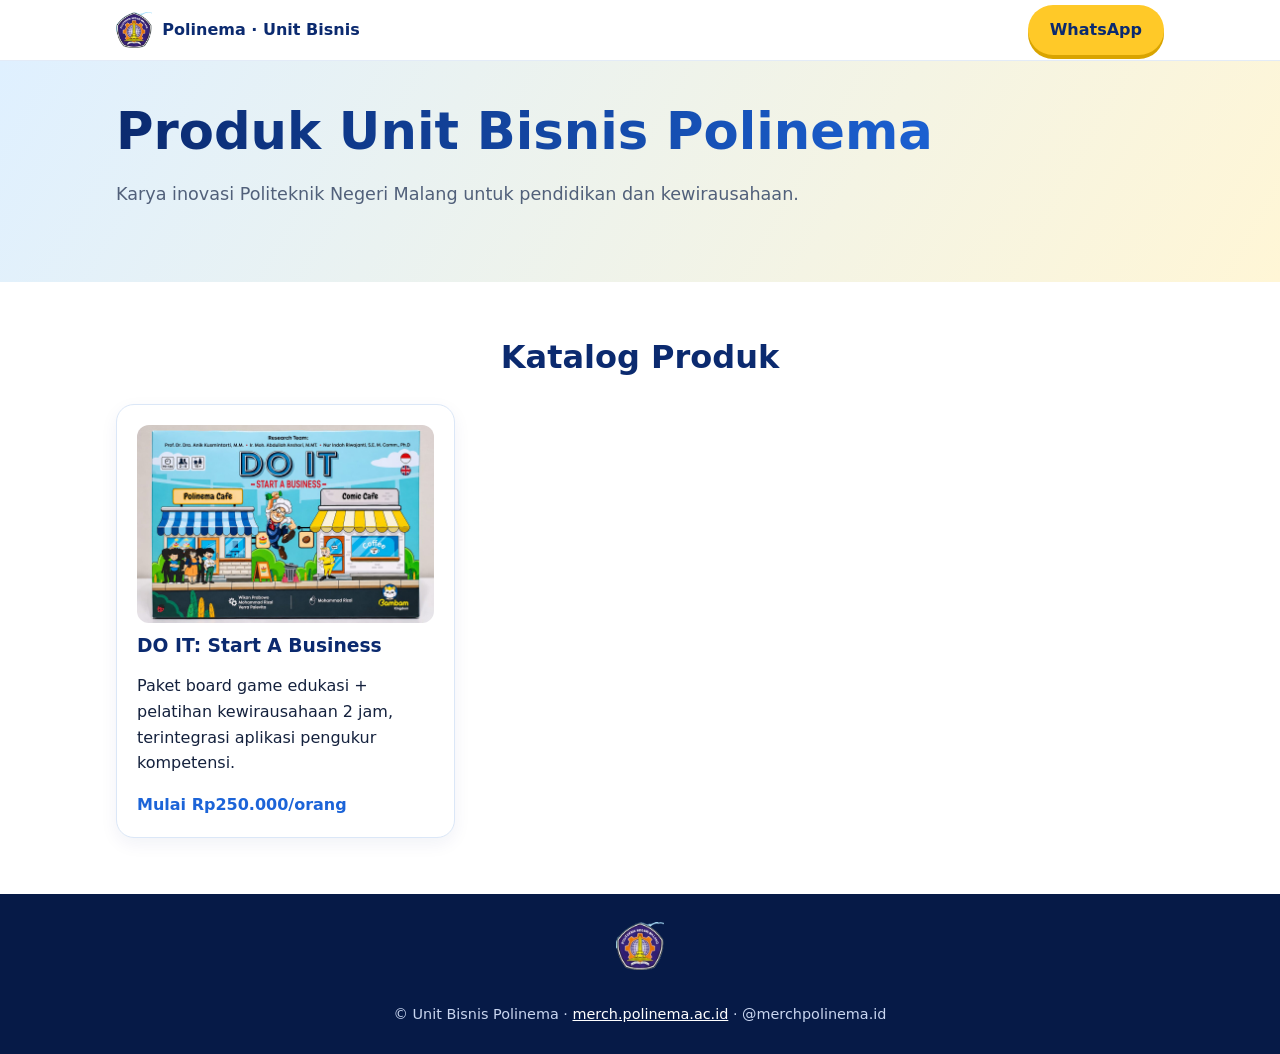
<file: index.html>
<!doctype html>
<html lang="id"><head>
<meta charset="utf-8"><meta name="viewport" content="width=device-width,initial-scale=1">
<title>Produk Unit Bisnis Polinema</title>
<meta name="description" content="Katalog produk Unit Bisnis Politeknik Negeri Malang.">
<link rel="icon" href="assets/img/logo-polinema.png">
<link rel="stylesheet" href="assets/css/style.css"></head><body>
<header class="nav"><div class="wrap"><a class="brand" href="./"><img src="assets/img/logo-polinema.png" alt="Logo Polinema">Polinema · Unit Bisnis</a><a class="btn" data-wa href="#">WhatsApp</a></div></header>
<section class="hero"><div class="wrap"><h1>Produk Unit Bisnis Polinema</h1><p class="lead">Karya inovasi Politeknik Negeri Malang untuk pendidikan dan kewirausahaan.</p></div></section>
<section><div class="wrap"><h2>Katalog Produk</h2><div id="list" class="cards c3"></div></div></section>
<footer><div class="wrap"><img class="flogo" src="assets/img/logo-polinema.png" alt="Logo Polinema"><br>© Unit Bisnis Polinema · <a href="https://merch.polinema.ac.id">merch.polinema.ac.id</a> · @merchpolinema.id</div></footer>
<script src="assets/js/wa.js"></script>
<script>
fetch("data/products.json").then(r=>r.json()).then(d=>{
  document.getElementById("list").innerHTML=d.products.map(p=>`
  <a class="card" href="${p.url}" style="text-decoration:none">
    <img src="${p.image}" alt="${p.name}" style="border-radius:12px;margin-bottom:12px">
    <h3>${p.name}</h3><p>${p.description}</p><b style="color:var(--blue)">${p.price}</b></a>`).join("");
});
</script></body></html>
</file>
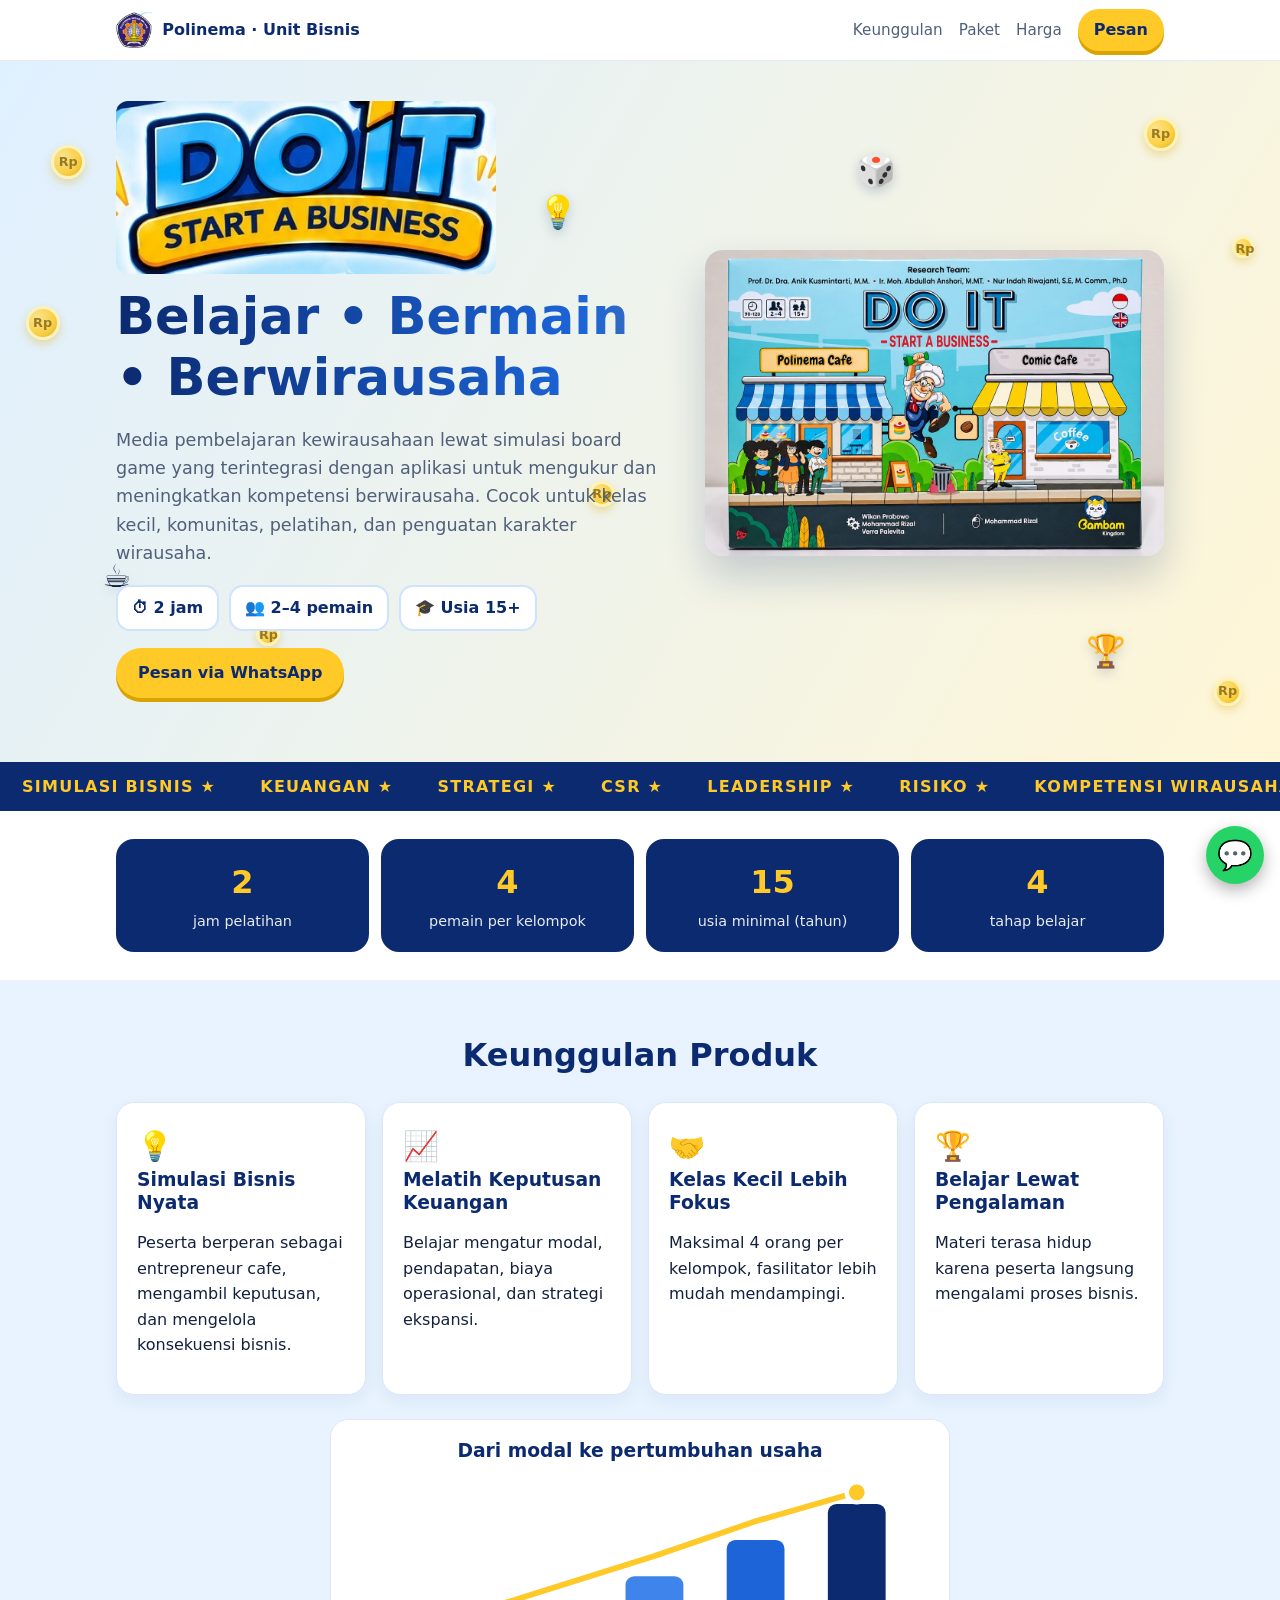
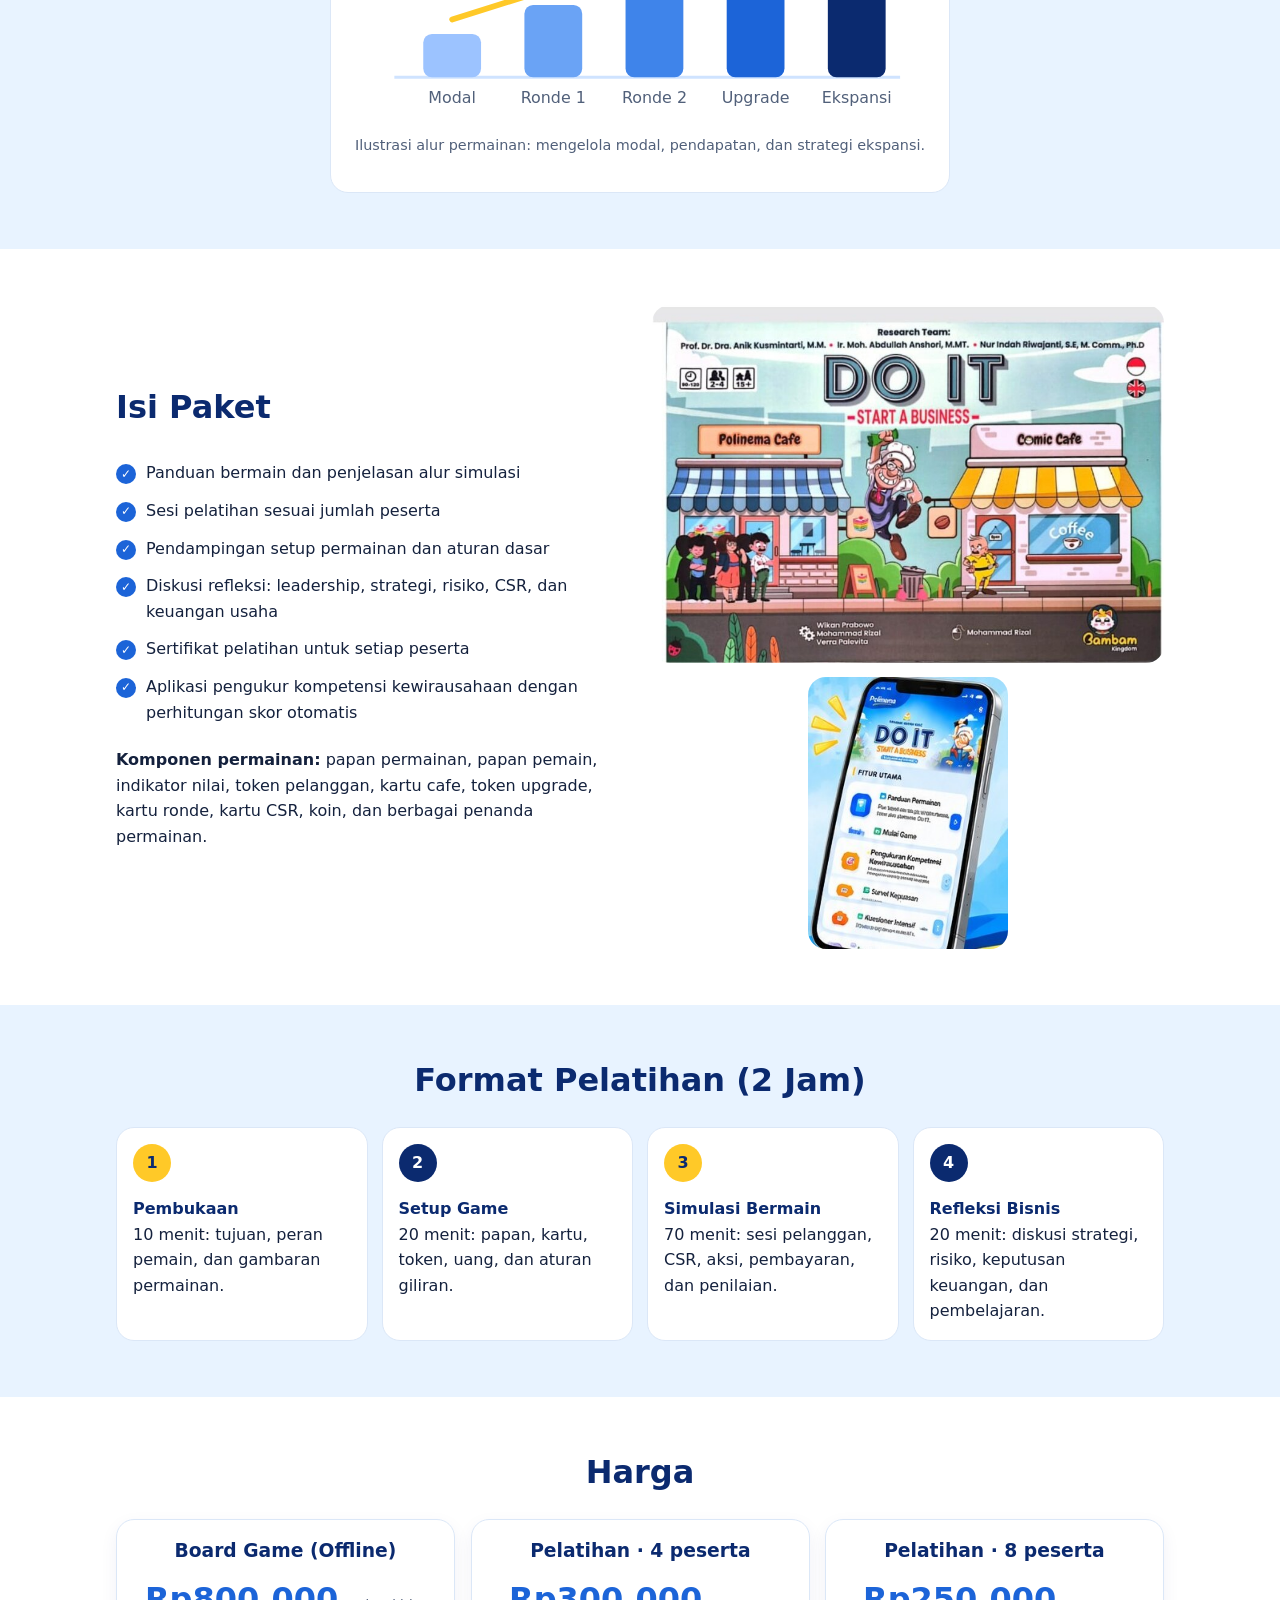
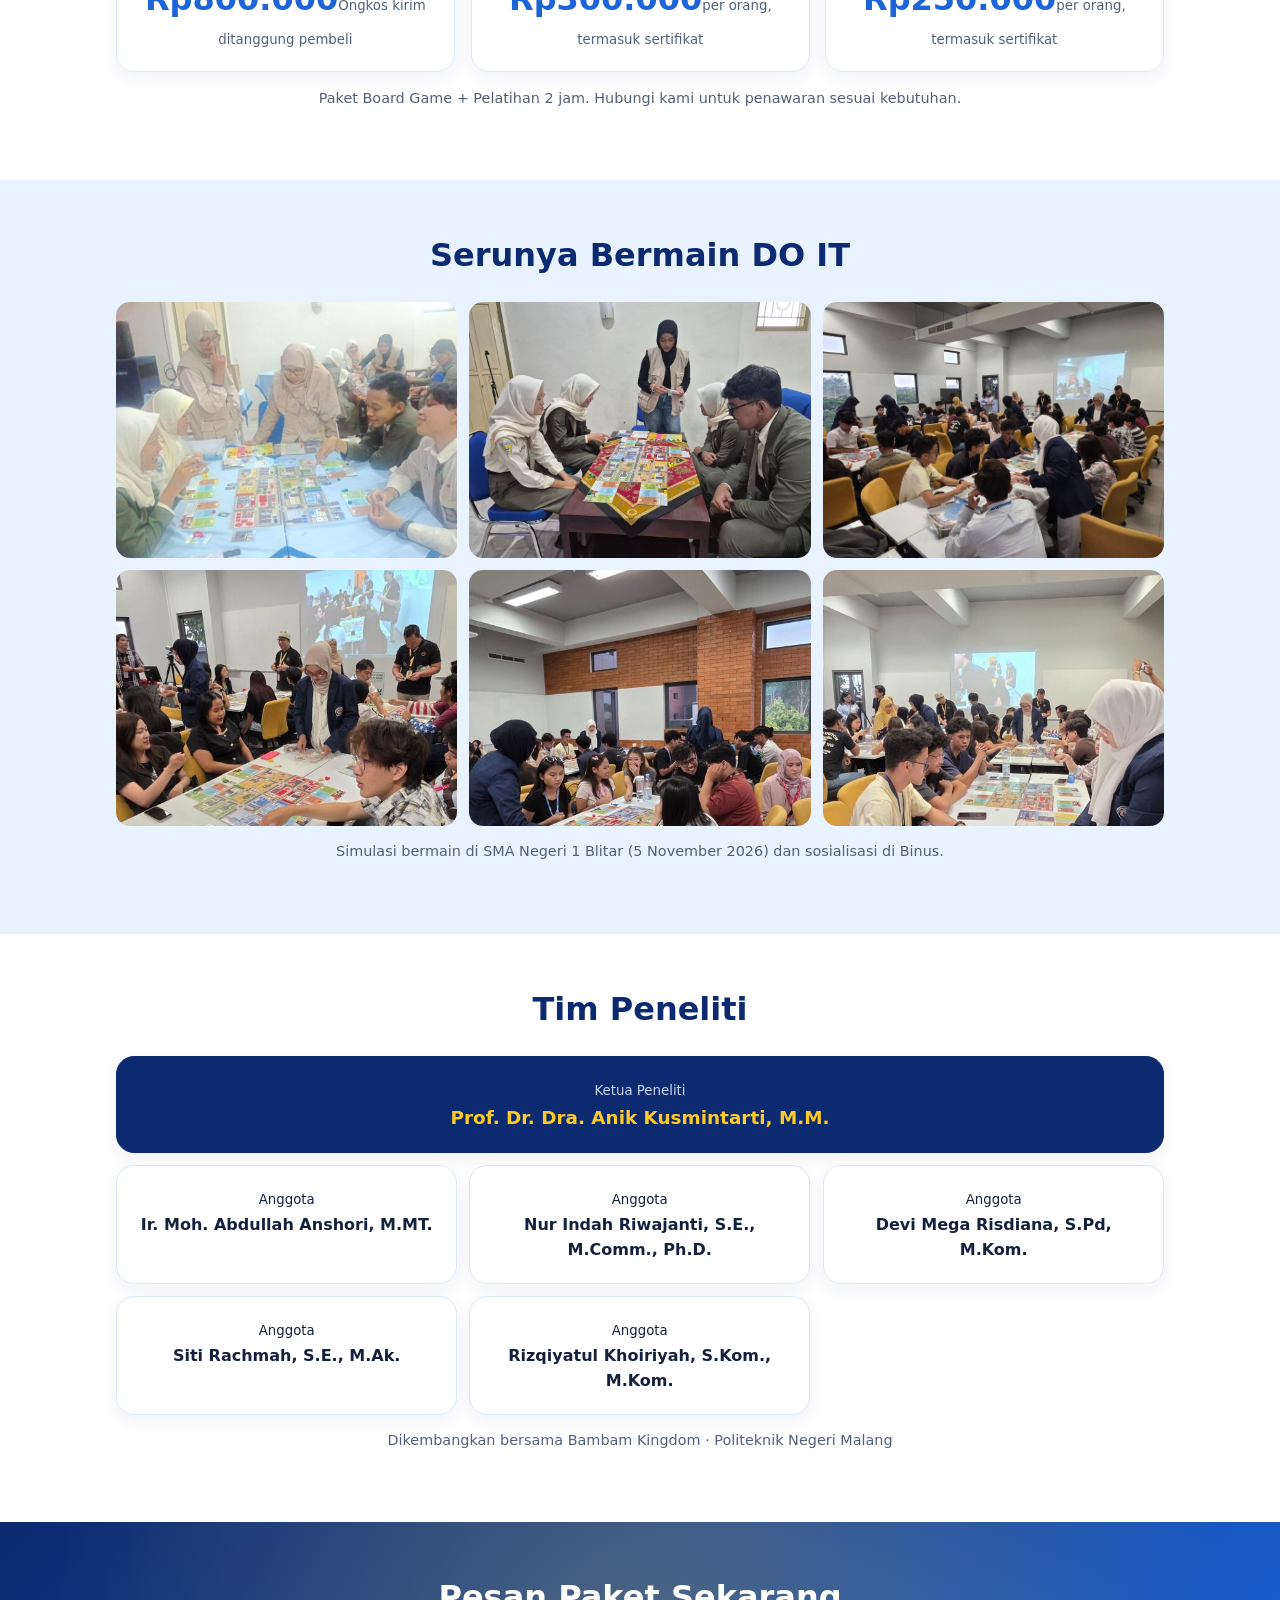
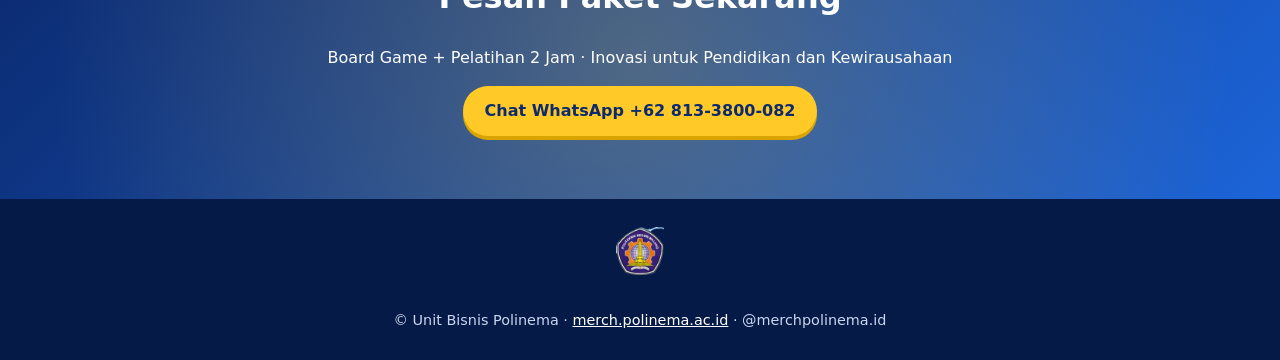
<file: products/do-it-start-a-business/index.html>
<!doctype html>
<html lang="id"><head>
<meta charset="utf-8"><meta name="viewport" content="width=device-width,initial-scale=1">
<title>DO IT: Start A Business – Board Game Edukasi Kewirausahaan</title>
<meta name="description" content="Paket board game edukasi + pelatihan 2 jam dan aplikasi pengukur kompetensi kewirausahaan dari Polinema.">
<link rel="icon" href="../../assets/img/logo-polinema.png">
<link rel="stylesheet" href="../../assets/css/style.css"></head><body>
<header class="nav"><div class="wrap"><a class="brand" href="../../"><img src="../../assets/img/logo-polinema.png" alt="Logo Polinema">Polinema · Unit Bisnis</a>
<nav><a class="link" href="#keunggulan">Keunggulan</a><a class="link" href="#paket">Paket</a><a class="link" href="#harga">Harga</a><a class="btn" style="margin-left:16px;padding:8px 16px" data-wa="Halo, saya ingin memesan Board Game DO IT: Start A Business." href="#">Pesan</a></nav></div></header>

<section class="hero"><span class="coin">Rp</span><span class="coin">Rp</span><span class="coin">Rp</span><span class="coin">Rp</span><span class="coin">Rp</span><span class="coin">Rp</span><span class="coin">Rp</span><span class="fi f1">💡</span><span class="fi f2">☕</span><span class="fi f3">🎲</span><span class="fi f4">🏆</span><div class="wrap grid">
  <div>
    <img class="logo" src="../../assets/img/logo-doit.jpg" alt="DO IT Start A Business">
    <h1>Belajar • Bermain • Berwirausaha</h1>
    <p class="lead">Media pembelajaran kewirausahaan lewat simulasi board game yang terintegrasi dengan aplikasi untuk mengukur dan meningkatkan kompetensi berwirausaha. Cocok untuk kelas kecil, komunitas, pelatihan, dan penguatan karakter wirausaha.</p>
    <div class="chips"><span class="chip">⏱ 2 jam</span><span class="chip">👥 2–4 pemain</span><span class="chip">🎓 Usia 15+</span></div>
    <a class="btn" data-wa="Halo, saya ingin memesan Board Game DO IT: Start A Business." href="#">Pesan via WhatsApp</a>
  </div>
  <img class="box" src="../../assets/img/hero-paket.jpg" alt="Kotak dan komponen board game DO IT">
</div></section>

<div class="marquee"><div><span>SIMULASI BISNIS ★</span><span>KEUANGAN ★</span><span>STRATEGI ★</span><span>CSR ★</span><span>LEADERSHIP ★</span><span>RISIKO ★</span><span>KOMPETENSI WIRAUSAHA ★</span><span>SIMULASI BISNIS ★</span><span>KEUANGAN ★</span><span>STRATEGI ★</span><span>CSR ★</span><span>LEADERSHIP ★</span><span>RISIKO ★</span><span>KOMPETENSI WIRAUSAHA ★</span></div></div>
<div class="wrap stat-wrap"><div class="stats">
<div class="stat"><b data-count="2">0</b><span>jam pelatihan</span></div>
<div class="stat"><b data-count="4">0</b><span>pemain per kelompok</span></div>
<div class="stat"><b data-count="15">0</b><span>usia minimal (tahun)</span></div>
<div class="stat"><b data-count="4">0</b><span>tahap belajar</span></div>
</div></div>
<section class="tint" id="keunggulan"><div class="wrap"><h2>Keunggulan Produk</h2>
<div class="cards c4">
<div class="card"><div class="ic">💡</div><h3>Simulasi Bisnis Nyata</h3><p>Peserta berperan sebagai entrepreneur cafe, mengambil keputusan, dan mengelola konsekuensi bisnis.</p></div>
<div class="card"><div class="ic">📈</div><h3>Melatih Keputusan Keuangan</h3><p>Belajar mengatur modal, pendapatan, biaya operasional, dan strategi ekspansi.</p></div>
<div class="card"><div class="ic">🤝</div><h3>Kelas Kecil Lebih Fokus</h3><p>Maksimal 4 orang per kelompok, fasilitator lebih mudah mendampingi.</p></div>
<div class="card"><div class="ic">🏆</div><h3>Belajar Lewat Pengalaman</h3><p>Materi terasa hidup karena peserta langsung mengalami proses bisnis.</p></div>
</div>
<div class="growth"><h3>Dari modal ke pertumbuhan usaha</h3>
<svg viewBox="0 0 400 170" role="img" aria-label="Grafik ilustrasi pertumbuhan usaha di setiap ronde permainan">
<line x1="30" y1="140" x2="380" y2="140" stroke="#cfe3ff" stroke-width="2"/>
<rect class="bar" style="--d:.1s" x="50" y="110" width="40" height="30" rx="6" fill="#9cc3ff"/>
<rect class="bar" style="--d:.25s" x="120" y="90" width="40" height="50" rx="6" fill="#6aa3f5"/>
<rect class="bar" style="--d:.4s" x="190" y="70" width="40" height="70" rx="6" fill="#3f84ea"/>
<rect class="bar" style="--d:.55s" x="260" y="45" width="40" height="95" rx="6" fill="#1c64d8"/>
<rect class="bar" style="--d:.7s" x="330" y="20" width="40" height="120" rx="6" fill="#0b2a6f"/>
<polyline class="line" points="70,100 140,78 210,56 280,32 350,12" fill="none" stroke="#ffc928" stroke-width="4" stroke-linecap="round" stroke-linejoin="round"/>
<circle class="dot" cx="350" cy="12" r="7" fill="#ffc928" stroke="#fff" stroke-width="3"/>
<text class="lbl" x="70" y="158">Modal</text><text class="lbl" x="140" y="158">Ronde 1</text><text class="lbl" x="210" y="158">Ronde 2</text><text class="lbl" x="280" y="158">Upgrade</text><text class="lbl" x="350" y="158">Ekspansi</text>
</svg><p class="note">Ilustrasi alur permainan: mengelola modal, pendapatan, dan strategi ekspansi.</p></div>
</div></section>

<section id="paket"><div class="wrap two">
<div><h2 style="text-align:left">Isi Paket</h2><ul class="check">
<li>Panduan bermain dan penjelasan alur simulasi</li>
<li>Sesi pelatihan sesuai jumlah peserta</li>
<li>Pendampingan setup permainan dan aturan dasar</li>
<li>Diskusi refleksi: leadership, strategi, risiko, CSR, dan keuangan usaha</li>
<li>Sertifikat pelatihan untuk setiap peserta</li>
<li>Aplikasi pengukur kompetensi kewirausahaan dengan perhitungan skor otomatis</li></ul>
<p><b>Komponen permainan:</b> papan permainan, papan pemain, indikator nilai, token pelanggan, kartu cafe, token upgrade, kartu ronde, kartu CSR, koin, dan berbagai penanda permainan.</p></div>
<div><img src="../../assets/img/produk.jpg" alt="Desain kotak DO IT Start A Business" style="border-radius:var(--radius);margin-bottom:14px"><img src="../../assets/img/app.jpg" alt="Aplikasi pengukur kompetensi kewirausahaan" style="border-radius:var(--radius);max-width:200px;margin:auto"></div>
</div></section>

<section class="tint"><div class="wrap"><h2>Format Pelatihan (2 Jam)</h2>
<div class="steps">
<div class="step"><div><b>Pembukaan</b>10 menit: tujuan, peran pemain, dan gambaran permainan.</div></div>
<div class="step"><div><b>Setup Game</b>20 menit: papan, kartu, token, uang, dan aturan giliran.</div></div>
<div class="step"><div><b>Simulasi Bermain</b>70 menit: sesi pelanggan, CSR, aksi, pembayaran, dan penilaian.</div></div>
<div class="step"><div><b>Refleksi Bisnis</b>20 menit: diskusi strategi, risiko, keputusan keuangan, dan pembelajaran.</div></div>
</div></div></section>

<section id="harga"><div class="wrap"><h2>Harga</h2>
<div class="cards c3 price">
<div class="card"><h3>Board Game (Offline)</h3><div class="num">Rp800.000</div><small>Ongkos kirim ditanggung pembeli</small></div>
<div class="card"><h3>Pelatihan · 4 peserta</h3><div class="num">Rp300.000</div><small>per orang, termasuk sertifikat</small></div>
<div class="card"><h3>Pelatihan · 8 peserta</h3><div class="num">Rp250.000</div><small>per orang, termasuk sertifikat</small></div>
</div>
<p class="note">Paket Board Game + Pelatihan 2 jam. Hubungi kami untuk penawaran sesuai kebutuhan.</p></div></section>

<section class="tint"><div class="wrap"><h2>Serunya Bermain DO IT</h2>
<div class="gallery">
<img loading="lazy" src="../../assets/img/main-1.jpg" alt="Siswa SMA Negeri 1 Blitar bermain DO IT">
<img loading="lazy" src="../../assets/img/main-2.jpg" alt="Siswa bermain DO IT dengan pendampingan fasilitator">
<img loading="lazy" src="../../assets/img/main-3.jpg" alt="Mahasiswa bermain DO IT di kelas">
<img loading="lazy" src="../../assets/img/main-4.jpg" alt="Meja permainan DO IT dikelilingi peserta">
<img loading="lazy" src="../../assets/img/main-5.jpg" alt="Simulasi DO IT dengan banyak kelompok">
<img loading="lazy" src="../../assets/img/main-6.jpg" alt="Peserta dan fasilitator di meja permainan">
</div>
<p class="note">Simulasi bermain di SMA Negeri 1 Blitar (5 November 2026) dan sosialisasi di Binus.</p></div></section>

<section><div class="wrap"><h2>Tim Peneliti</h2>
<div class="team">
<div class="card ketua"><small>Ketua Peneliti</small><br><b>Prof. Dr. Dra. Anik Kusmintarti, M.M.</b></div>
<div class="card"><small>Anggota</small><br><b>Ir. Moh. Abdullah Anshori, M.MT.</b></div>
<div class="card"><small>Anggota</small><br><b>Nur Indah Riwajanti, S.E., M.Comm., Ph.D.</b></div>
<div class="card"><small>Anggota</small><br><b>Devi Mega Risdiana, S.Pd, M.Kom.</b></div>
<div class="card"><small>Anggota</small><br><b>Siti Rachmah, S.E., M.Ak.</b></div>
<div class="card"><small>Anggota</small><br><b>Rizqiyatul Khoiriyah, S.Kom., M.Kom.</b></div>
</div><p class="note">Dikembangkan bersama Bambam Kingdom · Politeknik Negeri Malang</p></div></section>

<section class="cta"><div class="wrap"><h2>Pesan Paket Sekarang</h2><p>Board Game + Pelatihan 2 Jam · Inovasi untuk Pendidikan dan Kewirausahaan</p>
<a class="btn" data-wa="Halo, saya ingin memesan Board Game DO IT: Start A Business." href="#">Chat WhatsApp +62 813-3800-082</a></div></section>

<footer><div class="wrap"><img class="flogo" src="../../assets/img/logo-polinema.png" alt="Logo Polinema"><br>© Unit Bisnis Polinema · <a href="https://merch.polinema.ac.id">merch.polinema.ac.id</a> · @merchpolinema.id</div></footer>
<script src="../../assets/js/wa.js"></script><script src="../../assets/js/motion.js"></script><script src="../../assets/js/lightbox.js"></script></body></html>
</file>
<file: assets/css/style.css>
:root{--navy:#0b2a6f;--blue:#1c64d8;--sky:#e8f3ff;--yellow:#ffc928;--ink:#14213d;--muted:#51607a;--white:#fff;--radius:18px}
*{box-sizing:border-box}html{scroll-behavior:smooth}
body{margin:0;font-family:system-ui,-apple-system,"Segoe UI",Roboto,sans-serif;color:var(--ink);background:#fff;line-height:1.6}
img{max-width:100%;display:block}a{color:inherit}
.wrap{max-width:1080px;margin:0 auto;padding:0 16px}
header.nav{position:sticky;top:0;z-index:10;background:rgba(255,255,255,.92);backdrop-filter:blur(8px);border-bottom:1px solid #e3ebf7}
header.nav .wrap{display:flex;align-items:center;justify-content:space-between;height:60px}
.brand{font-weight:800;color:var(--navy);text-decoration:none}
.nav a.link{margin-left:16px;text-decoration:none;color:var(--muted);font-size:.95rem}
.btn{display:inline-block;background:var(--yellow);color:var(--navy);font-weight:800;padding:12px 22px;border-radius:999px;text-decoration:none;box-shadow:0 4px 0 #d9a400;transition:transform .1s}
.btn:hover{transform:translateY(-1px)}.btn.alt{background:var(--navy);color:#fff;box-shadow:0 4px 0 #061a47}
section{padding:56px 0}section.tint{background:var(--sky)}
h1,h2,h3{line-height:1.2;color:var(--navy);margin:0 0 12px}
h2{font-size:clamp(1.5rem,4vw,2rem);text-align:center;margin-bottom:28px}
.hero{background:linear-gradient(160deg,#dff0ff,#fff 60%);padding:40px 0 56px}
.hero .grid{display:grid;gap:28px;align-items:center}
.hero h1{font-size:clamp(2rem,6vw,3.2rem)}
.hero p.lead{font-size:1.1rem;color:var(--muted)}
.hero img.box{border-radius:var(--radius);box-shadow:0 20px 40px rgba(11,42,111,.2)}
.logo{width:min(380px,80%);margin-bottom:12px;border-radius:12px}
.chips{display:flex;flex-wrap:wrap;gap:10px;margin:18px 0}
.chip{background:#fff;border:2px solid #cfe3ff;border-radius:14px;padding:8px 14px;font-weight:700;color:var(--navy)}
.cards{display:grid;gap:16px}
.card{background:#fff;border:1px solid #dbe7f7;border-radius:var(--radius);padding:20px;box-shadow:0 6px 18px rgba(11,42,111,.06)}
.card .ic{font-size:1.8rem}
.steps{counter-reset:s;display:grid;gap:14px}
.step{display:flex;gap:14px;align-items:flex-start;background:#fff;border-radius:var(--radius);padding:16px;border:1px solid #dbe7f7}
.step:before{counter-increment:s;content:counter(s);flex:none;width:38px;height:38px;border-radius:50%;background:var(--navy);color:#fff;font-weight:800;display:grid;place-items:center}
.step:nth-child(odd):before{background:var(--yellow);color:var(--navy)}
.step b{display:block;color:var(--navy)}
ul.check{list-style:none;padding:0;margin:0}ul.check li{padding:6px 0 6px 30px;position:relative}
ul.check li:before{content:"✓";position:absolute;left:0;color:#fff;background:var(--blue);width:20px;height:20px;border-radius:50%;font-size:.75rem;display:grid;place-items:center;top:10px}
.two{display:grid;gap:24px;align-items:center}
.price{text-align:center}.price .num{font-size:2rem;font-weight:800;color:var(--blue)}
.price small{color:var(--muted)}
.gallery{display:grid;gap:12px;grid-template-columns:1fr 1fr}
.gallery img{border-radius:14px;width:100%;height:100%;object-fit:cover;aspect-ratio:4/3}
.team{display:grid;gap:12px;text-align:center}
.cta{background:linear-gradient(135deg,var(--navy),var(--blue));color:#fff;text-align:center}
.cta h2{color:#fff}
footer{background:#061a47;color:#c9d6f0;padding:28px 0;font-size:.9rem;text-align:center}
footer a{color:#fff}
.note{color:var(--muted);font-size:.9rem;text-align:center;margin-top:14px}
@media(min-width:720px){.hero .grid{grid-template-columns:1.1fr .9fr}.cards.c4{grid-template-columns:repeat(4,1fr)}.cards.c2{grid-template-columns:1fr 1fr}.cards.c3{grid-template-columns:repeat(3,1fr)}.steps{grid-template-columns:repeat(4,1fr)}.step{flex-direction:column}.two{grid-template-columns:1fr 1fr}.gallery{grid-template-columns:repeat(4,1fr)}.team{grid-template-columns:repeat(3,1fr)}}
.brand{display:flex;align-items:center;gap:10px}.brand img{height:36px;width:auto}.flogo{height:48px;width:auto;margin:0 auto 10px}

/* ===== Motion ===== */
.hero{position:relative;overflow:hidden}.hero .wrap{position:relative;z-index:1}
.coin{position:absolute;width:34px;height:34px;border-radius:50%;background:radial-gradient(circle at 30% 30%,#ffe27a,#ffc928 60%,#d9a400);border:3px solid #fff3b0;box-shadow:0 4px 10px rgba(217,164,0,.4);display:grid;place-items:center;font-weight:800;font-size:.8rem;color:#8a6500;animation:floaty 6s ease-in-out infinite;opacity:.85}
.coin:nth-child(1){top:12%;left:4%}.coin:nth-child(2){top:60%;left:46%;animation-delay:-2s;width:26px;height:26px}.coin:nth-child(3){top:8%;right:8%;animation-delay:-4s}.coin:nth-child(4){bottom:8%;right:3%;animation-delay:-1s;width:28px;height:28px}
@keyframes floaty{0%,100%{transform:translateY(0) rotateY(0)}50%{transform:translateY(-18px) rotateY(180deg)}}
.hero img.box{animation:bob 5s ease-in-out infinite}@keyframes bob{50%{transform:translateY(-8px)}}
.reveal{opacity:0;transform:translateY(26px);transition:opacity .6s ease,transform .6s ease;transition-delay:var(--d,0s)}
.reveal.in{opacity:1;transform:none}
.stats{display:grid;grid-template-columns:repeat(2,1fr);gap:12px;padding:28px 0}
.stat{background:var(--navy);color:#fff;border-radius:var(--radius);padding:18px;text-align:center}
.stat b{display:block;font-size:2rem;color:var(--yellow)}.stat span{font-size:.9rem;opacity:.9}
.growth{background:#fff;border:1px solid #dbe7f7;border-radius:var(--radius);padding:20px;margin-top:24px}
.growth h3{text-align:center}.growth svg{width:100%;height:auto;display:block}
.growth .bar{transform-origin:bottom;transform:scaleY(0);transform-box:fill-box;transition:transform .9s cubic-bezier(.2,.8,.2,1);transition-delay:var(--d)}
.growth.in .bar{transform:scaleY(1)}
.growth .line{stroke-dasharray:600;stroke-dashoffset:600;transition:stroke-dashoffset 1.6s ease .5s}
.growth.in .line{stroke-dashoffset:0}
.growth .dot{opacity:0;transition:opacity .4s ease 1.8s}.growth.in .dot{opacity:1}
.growth .lbl{font-size:11px;fill:#51607a;text-anchor:middle}
.steps{position:relative}
.step{transition:transform .25s,box-shadow .25s}.step:hover,.card:hover{transform:translateY(-4px);box-shadow:0 12px 24px rgba(11,42,111,.12)}
.card{transition:transform .25s,box-shadow .25s}
.btn{position:relative;overflow:hidden}.btn:after{content:"";position:absolute;top:0;left:-60%;width:40%;height:100%;background:linear-gradient(90deg,transparent,rgba(255,255,255,.7),transparent);transform:skewX(-20deg);animation:shine 3.5s infinite}
@keyframes shine{to{left:130%}}
.cta{position:relative;overflow:hidden}.cta:before{content:"";position:absolute;inset:-40%;background:radial-gradient(circle,rgba(255,201,40,.25),transparent 50%);animation:pulse 5s ease-in-out infinite}.cta .wrap{position:relative}
@keyframes pulse{50%{transform:scale(1.25)}}
@media(min-width:720px){.stats{grid-template-columns:repeat(4,1fr)}}
@media(prefers-reduced-motion:reduce){*,*:before,*:after{animation:none!important;transition:none!important}.reveal{opacity:1;transform:none}.growth .bar{transform:none}.growth .line{stroke-dashoffset:0}.growth .dot{opacity:1}}
header.nav nav{display:flex;align-items:center}header.nav .btn:after{display:none}
.growth{max-width:620px;margin-left:auto;margin-right:auto}

/* ===== Motion: versi ramai ===== */
.hero{background:linear-gradient(120deg,#dff0ff,#fff6d6,#e3f0ff,#dff0ff);background-size:300% 300%;animation:bg 12s ease infinite}
@keyframes bg{50%{background-position:100% 50%}}
.coin:nth-child(n+5){animation-duration:7s}
.coin:nth-child(5){top:35%;left:2%;animation-delay:-3s}.coin:nth-child(6){top:80%;left:20%;width:24px;height:24px;animation-delay:-5s}.coin:nth-child(7){top:25%;right:2%;width:22px;height:22px;animation-delay:-2.5s}.coin:nth-child(8){top:75%;right:30%;animation-delay:-6s}
.fi{position:absolute;font-size:2rem;animation:drift 8s ease-in-out infinite;filter:drop-shadow(0 4px 6px rgba(11,42,111,.2));z-index:0}
.fi.f1{top:18%;left:42%}.fi.f2{top:70%;left:8%;animation-delay:-2s}.fi.f3{top:12%;right:30%;animation-delay:-4s}.fi.f4{bottom:12%;right:12%;animation-delay:-6s}
@keyframes drift{0%,100%{transform:translate(0,0) rotate(-8deg)}33%{transform:translate(14px,-16px) rotate(8deg)}66%{transform:translate(-10px,-6px) rotate(-4deg)}}
.hero h1{background:linear-gradient(90deg,var(--navy),var(--blue),#f0a500,var(--navy));background-size:250% 100%;-webkit-background-clip:text;background-clip:text;color:transparent;animation:shimmer 6s linear infinite}
@keyframes shimmer{to{background-position:250% 0}}
.logo{animation:pop 1.2s cubic-bezier(.2,1.4,.4,1) both,wob 4s ease-in-out 1.2s infinite}
@keyframes pop{from{transform:scale(.3) rotate(-12deg);opacity:0}}@keyframes wob{50%{transform:rotate(-2deg) scale(1.03)}}
.chip{animation:chipin .6s both}.chip:nth-child(2){animation-delay:.15s}.chip:nth-child(3){animation-delay:.3s}
@keyframes chipin{from{opacity:0;transform:translateY(14px) scale(.8)}}
.marquee{background:var(--navy);color:var(--yellow);overflow:hidden;white-space:nowrap;padding:12px 0;font-weight:800;letter-spacing:.08em}
.marquee div{display:inline-block;animation:slide 22s linear infinite}.marquee span{margin:0 22px}
@keyframes slide{to{transform:translateX(-50%)}}
.stat{animation:none}.stat.in{animation:statpop .7s cubic-bezier(.2,1.5,.4,1) both}
@keyframes statpop{from{transform:scale(.6) rotate(-6deg)}}
.step.in:before{animation:ping 2.4s ease-out infinite}
@keyframes ping{0%{box-shadow:0 0 0 0 rgba(255,201,40,.7)}80%,100%{box-shadow:0 0 0 14px rgba(255,201,40,0)}}
.step:nth-child(2).in:before{animation-delay:.3s}.step:nth-child(3).in:before{animation-delay:.6s}.step:nth-child(4).in:before{animation-delay:.9s}
.growth.in .bar{animation:breathe 3s ease-in-out 2s infinite}
.growth.in .bar:nth-of-type(2){animation-delay:2.3s}.growth.in .bar:nth-of-type(3){animation-delay:2.6s}
@keyframes breathe{50%{transform:scaleY(.93)}}
.card .ic{display:inline-block;transition:transform .3s}.card:hover .ic{animation:jig .6s}
@keyframes jig{25%{transform:rotate(-18deg) scale(1.3)}75%{transform:rotate(18deg) scale(1.3)}}
.gallery img{transition:transform .4s,box-shadow .4s}.gallery img:hover{transform:scale(1.06) rotate(-1.5deg);box-shadow:0 14px 28px rgba(0,0,0,.25);z-index:2;position:relative}
.price .num{display:inline-block}.price .card:hover .num{animation:jig .6s}
.btn[data-wa]{animation:wiggle 4s ease-in-out infinite}
@keyframes wiggle{0%,86%,100%{transform:none}90%{transform:rotate(-3deg) scale(1.06)}94%{transform:rotate(3deg) scale(1.06)}}
.wa-fab{position:fixed;right:16px;bottom:16px;z-index:20;width:58px;height:58px;border-radius:50%;background:#25d366;display:grid;place-items:center;color:#fff;font-size:1.8rem;text-decoration:none;box-shadow:0 6px 16px rgba(0,0,0,.3);animation:fab 2s infinite}
@keyframes fab{0%{box-shadow:0 0 0 0 rgba(37,211,102,.7),0 6px 16px rgba(0,0,0,.3)}70%,100%{box-shadow:0 0 0 20px rgba(37,211,102,0),0 6px 16px rgba(0,0,0,.3)}}
.piece{position:fixed;pointer-events:none;z-index:50;font-size:1.4rem;will-change:transform}
.tilt{transform-style:preserve-3d;will-change:transform}
@media(prefers-reduced-motion:reduce){.fi,.marquee div{animation:none!important}.piece{display:none}}
html,body{overflow-x:clip}
@media(max-width:600px){header.nav .link{display:none}header.nav .btn{margin-left:0!important}.brand{font-size:.9rem}}

/* ===== Lightbox ===== */
.gallery img{cursor:zoom-in}
.lb{position:fixed;inset:0;z-index:100;background:rgba(6,26,71,.92);display:none;align-items:center;justify-content:center;padding:16px;opacity:0;transition:opacity .25s}
.lb.open{display:flex}.lb.show{opacity:1}
.lb img{max-width:100%;max-height:86vh;border-radius:14px;box-shadow:0 20px 60px rgba(0,0,0,.5);transform:scale(.88);transition:transform .3s cubic-bezier(.2,1.2,.4,1);cursor:default}
.lb.show img{transform:scale(1)}
.lb button{position:absolute;border:0;background:rgba(255,255,255,.15);color:#fff;width:46px;height:46px;border-radius:50%;font-size:1.5rem;cursor:pointer;backdrop-filter:blur(6px)}
.lb button:hover{background:var(--yellow);color:var(--navy)}
.lb .x{top:14px;right:14px}.lb .p{left:12px;top:50%;margin-top:-23px}.lb .n{right:12px;top:50%;margin-top:-23px}
.lb .c{position:absolute;bottom:14px;left:0;right:0;text-align:center;color:#fff;font-size:.9rem}
@media(min-width:720px){.gallery{grid-template-columns:repeat(3,1fr)}}.gallery img{object-position:center 40%}
.team .ketua{grid-column:1/-1;background:var(--navy);color:#fff;border-color:var(--navy)}.team .ketua b{color:var(--yellow);font-size:1.15rem}.team .ketua small{color:#c9d6f0}@media(min-width:720px){.team{grid-template-columns:repeat(3,1fr)}}
</file>
